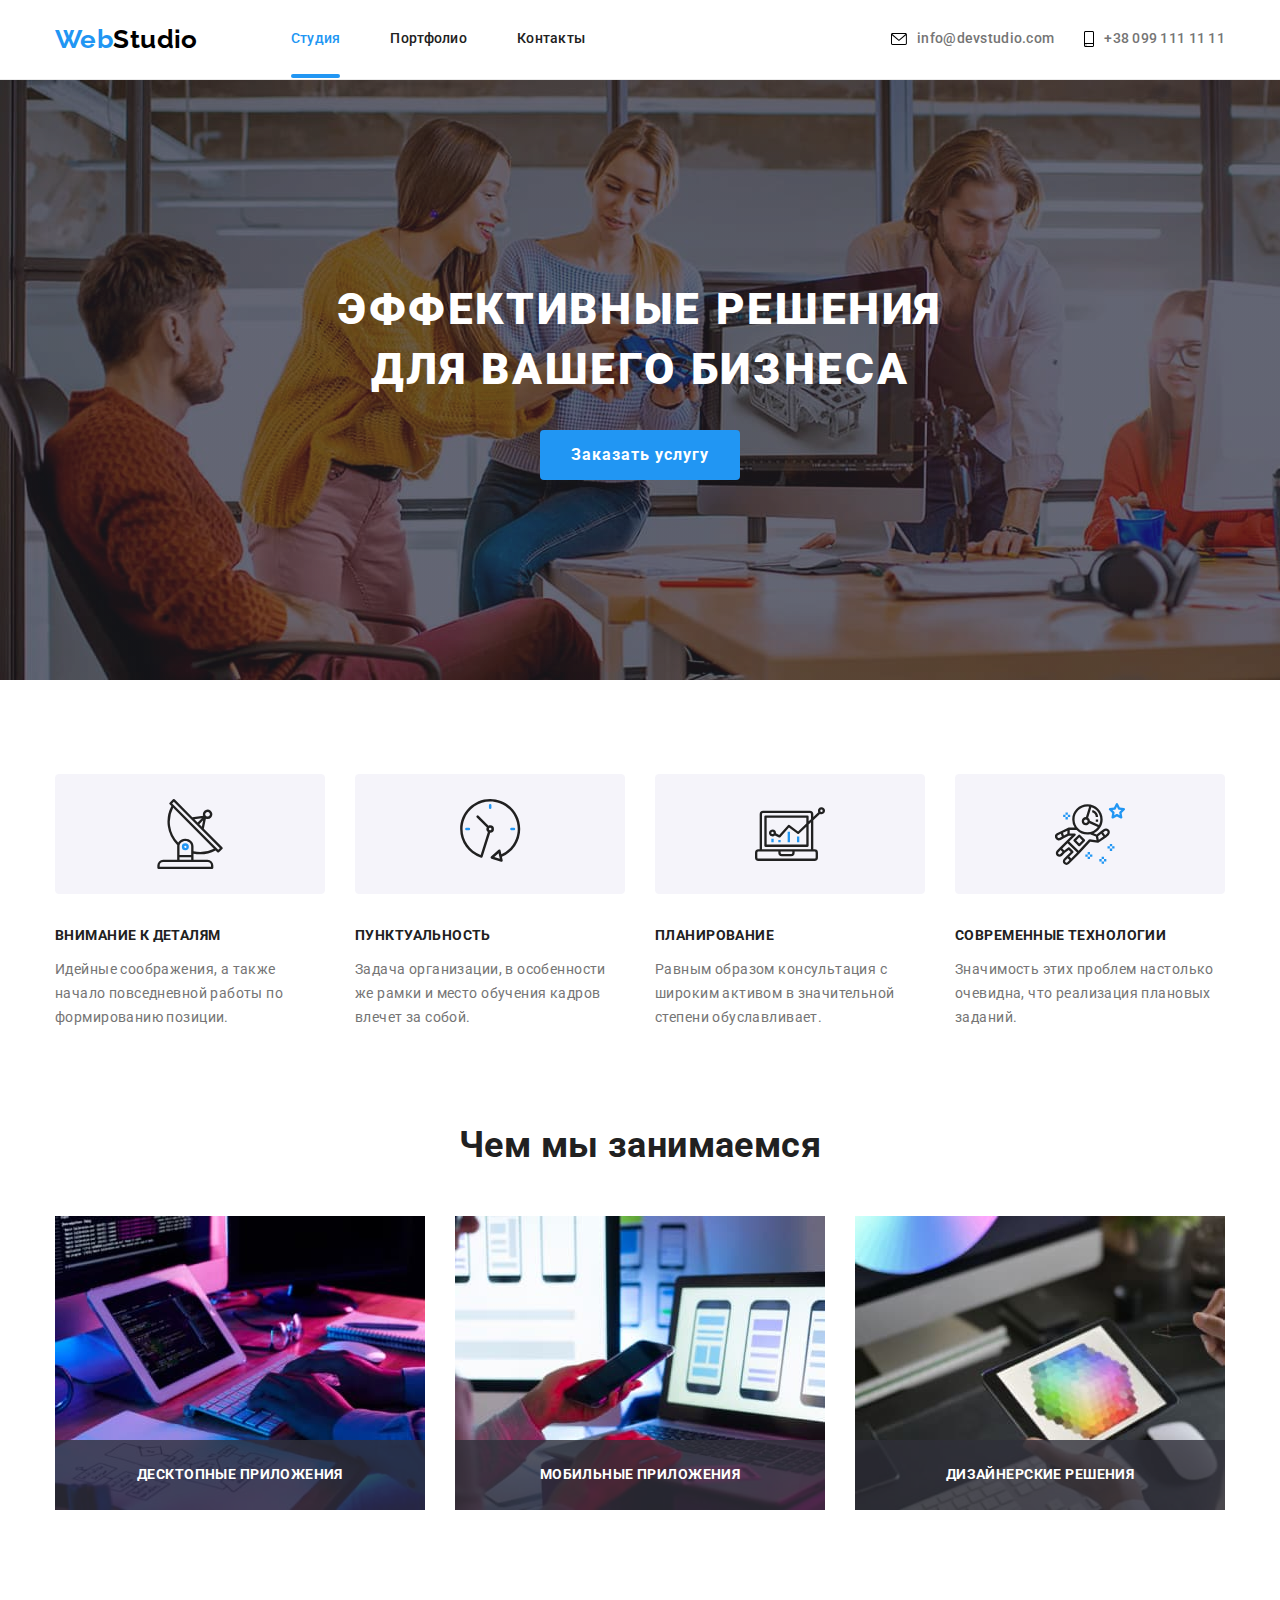
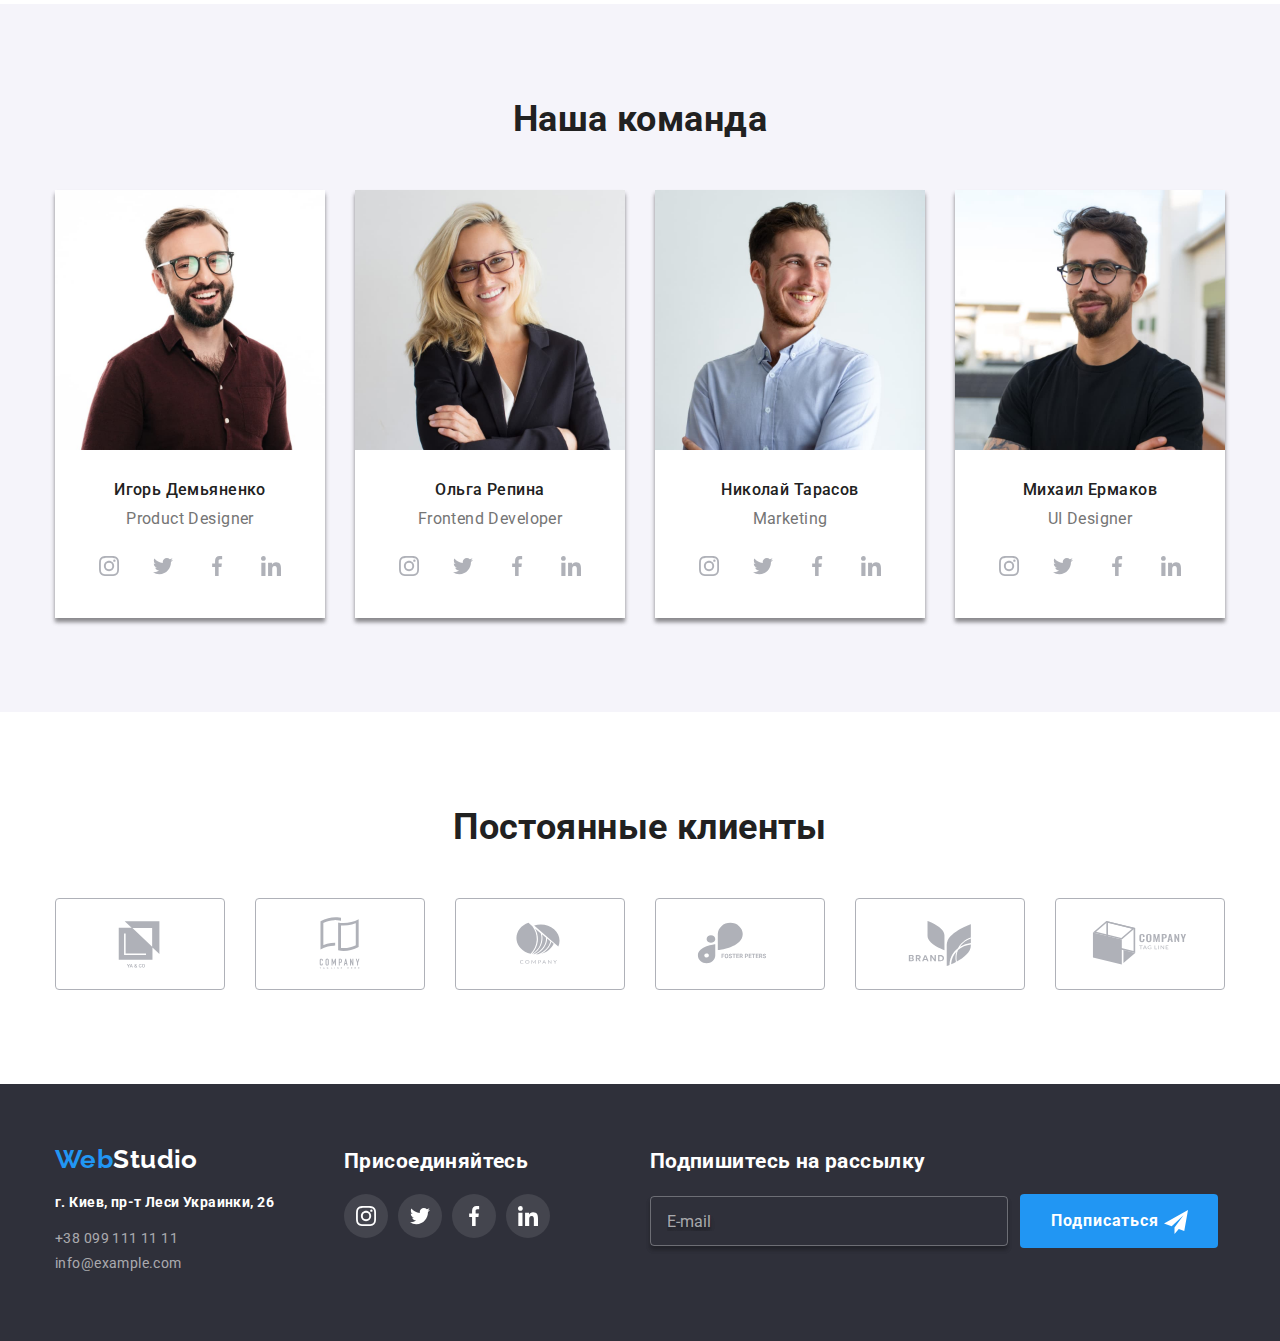
<file: index.html>
<!DOCTYPE html>
<html lang="en">
  <head>
    <meta charset="UTF-8" />
    <meta http-equiv="X-UA-Compatible" content="IE=edge" />
    <meta name="viewport" content="width=device-width, initial-scale=1.0" />
    <title>Web Studio</title>
    <link rel="preconnect" href="https://fonts.gstatic.com" />
    <link
      href="https://fonts.googleapis.com/css2?family=Raleway:wght@700&family=Roboto:wght@400;500;700;900&display=swap"
      rel="stylesheet"
    />
    <link
      rel="stylesheet"
      href="https://cdnjs.cloudflare.com/ajax/libs/modern-normalize/1.0.0/modern-normalize.min.css"
    />

    <link rel="stylesheet" href="./css/styles.css" />
  </head>
  <body>
    <!--Шапка сайта-->
    <header class="header">
      <div class="container header-container">
        <nav class="navigation">
          <a class="logo" href="./index.html">
            <span class="logo-style">Web</span>Studio</a
          >
          <ul class="site-nav link-ul section-item">
            <li class="section-nav">
              <a
                class="site-nav current link-a-href section-after"
                href="./index.html"
                >Студия</a
              >
            </li>
            <li class="section-nav">
              <a
                class="site-nav link-a-href section-after"
                href="./portfolio.html"
                >Портфолио</a
              >
            </li>
            <li class="section-nav">
              <a class="site-nav link-a-href section-after" href="#"
                >Контакты</a
              >
            </li>
          </ul>
        </nav>
        <ul class="contact link-ul section-item section-list">
          <li class="contact-link contact-item">
            <a href="mailto:info@devstudio.com" class="mail-active link-a-href">
              <svg class="contacts-icon mail" width="16" height="12">
                <use href="./images/sprite/symbol-defs.svg#icon-envelope"></use>
              </svg>
              info@devstudio.com</a
            >
          </li>
          <li class="contact-phone contact-item">
            <a href="tel:+380991111111" class="phone-active link-a-href">
              <svg class="contacts-icon phone" width="10" height="16">
                <use
                  href="./images/sprite/symbol-defs.svg#icon-smartphone"
                ></use>
              </svg>
              +38 099 111 11 11</a
            >
          </li>
        </ul>
      </div>
    </header>

    <!--Уникальный мейн-->
    <main>
      <!--Герой-->
      <section class="hero">
        <div class="container">
          <h1 class="hero-title">Эффективные решения для вашего бизнеса</h1>
          <button type="button" data-modal-open class="button">
            Заказать услугу
          </button>
        </div>
      </section>

      <!--Преимущества-->
      <section class="section">
        <div class="container">
          <h2 class="visually-hidden">Преимущества команды WebStudio</h2>
          <ul class="link-ul section-item section-ul-headline">
            <li class="section-li">
              <div class="headline-div">
                <svg class="headline-icon" width="70" height="70">
                  <use
                    href="./images/sprite/symbol-defs.svg#icon-antenna"
                  ></use>
                </svg>
              </div>
              <h3 class="section-headline">Внимание к деталям</h3>
              <p class="section-text">
                Идейные соображения, а также начало повседневной работы по
                формированию позиции.
              </p>
            </li>
            <li class="section-li">
              <div class="headline-div">
                <svg class="headline-icon" width="70" height="70">
                  <use href="./images/sprite/symbol-defs.svg#icon-clock"></use>
                </svg>
              </div>
              <h3 class="section-headline">Пунктуальность</h3>
              <p class="section-text">
                Задача организации, в особенности же рамки и место обучения
                кадров влечет за собой.
              </p>
            </li>
            <li class="section-li">
              <div class="headline-div">
                <svg class="headline-icon" width="70" height="70">
                  <use
                    href="./images/sprite/symbol-defs.svg#icon-diagram"
                  ></use>
                </svg>
              </div>
              <h3 class="section-headline">Планирование</h3>
              <p class="section-text">
                Равным образом консультация с широким активом в значительной
                степени обуславливает.
              </p>
            </li>
            <li class="section-li">
              <div class="headline-div">
                <svg class="headline-icon" width="70" height="70">
                  <use
                    href="./images/sprite/symbol-defs.svg#icon-astronaut"
                  ></use>
                </svg>
              </div>
              <h3 class="section-headline">Современные технологии</h3>
              <p class="section-text">
                Значимость этих проблем настолько очевидна, что реализация
                плановых заданий.
              </p>
            </li>
          </ul>
        </div>
      </section>

      <!--Фото работ-->
      <section class="section section-padding">
        <div class="container">
          <h2 class="section-title wort-item">Чем мы занимаемся</h2>
          <ul class="link-ul section-item section-ul-photo">
            <li class="section-photo">
              <div class="photo-position">
                <img
                  src="./images/gallery/img1.jpg"
                  alt="Клавиатура"
                  width="370"
                  height="294"
                />
                <p class="overlay-photo">Десктопные Приложения</p>
              </div>
            </li>
            <li class="section-photo">
              <div class="photo-position">
                <img
                  src="./images/gallery/img2.jpg"
                  alt="Смартфон"
                  width="370"
                  height="294"
                />
                <p class="overlay-photo">Мобильные приложения</p>
              </div>
            </li>
            <li class="section-photo">
              <div class="photo-position">
                <img
                  src="./images/gallery/img3.jpg"
                  alt="Тачпад"
                  width="370"
                  height="294"
                />
                <p class="overlay-photo">Дизайнерские решения</p>
              </div>
            </li>
          </ul>
        </div>
      </section>

      <!--Команда WebStudio-->
      <section class="section comand-fon">
        <div class="container">
          <h2 class="section-title comand-item">Наша команда</h2>
          <ul class="link-ul section-item section-ul-team">
            <li class="section-team">
              <img
                src="./images/team/team-master-1.jpg"
                alt="Игорь Демьяненко"
                width="270"
                height="260"
              />
              <div class="team-box">
                <h3 class="section-title-name">Игорь Демьяненко</h3>
                <p lang="eu" class="section-text-name">Product Designer</p>
                <ul class="link-ul team-box-link">
                  <li class="section-web">
                    <a
                      class="contacts-link"
                      href="./"
                      aria-label="Ссылка на Instagram"
                    >
                      <svg class="contact-icon" width="20" height="20">
                        <use
                          href="./images/sprite/symbol-defs.svg#icon-instagram"
                        ></use>
                      </svg>
                    </a>
                  </li>
                  <li class="section-web">
                    <a
                      class="contacts-link"
                      href="./"
                      aria-label="Ссылка на Twitter"
                    >
                      <svg class="contact-icon" width="20" height="20">
                        <use
                          href="./images/sprite/symbol-defs.svg#icon-twitter"
                        ></use>
                      </svg>
                    </a>
                  </li>

                  <li class="section-web">
                    <a
                      class="contacts-link"
                      href="./"
                      aria-label="Ссылка на Facebook"
                    >
                      <svg class="contact-icon" width="20" height="20">
                        <use
                          href="./images/sprite/symbol-defs.svg#icon-facebook"
                        ></use>
                      </svg>
                    </a>
                  </li>

                  <li class="section-web">
                    <a
                      class="contacts-link"
                      href="./"
                      aria-label="Ссылка на Linkedin"
                    >
                      <svg class="contact-icon" width="20" height="20">
                        <use
                          href="./images/sprite/symbol-defs.svg#icon-linkedin"
                        ></use>
                      </svg>
                    </a>
                  </li>
                </ul>
              </div>
            </li>
            <li class="section-team">
              <img
                src="./images/team/team-master-2.jpg"
                alt="Ольга Репина"
                width="270"
                height="260"
              />
              <div class="team-box">
                <h3 class="section-title-name">Ольга Репина</h3>
                <p lang="eu" class="section-text-name">Frontend Developer</p>
                <ul class="link-ul team-box-link">
                  <li class="section-web">
                    <a
                      class="contacts-link"
                      href="./"
                      aria-label="Ссылка на Instagram"
                    >
                      <svg class="contact-icon" width="20" height="20">
                        <use
                          href="./images/sprite/symbol-defs.svg#icon-instagram"
                        ></use>
                      </svg>
                    </a>
                  </li>
                  <li class="section-web">
                    <a
                      class="contacts-link"
                      href="./"
                      aria-label="Ссылка на Twitter"
                    >
                      <svg class="contact-icon" width="20" height="20">
                        <use
                          href="./images/sprite/symbol-defs.svg#icon-twitter"
                        ></use>
                      </svg>
                    </a>
                  </li>

                  <li class="section-web">
                    <a
                      class="contacts-link"
                      href="./"
                      aria-label="Ссылка на Facebook"
                    >
                      <svg class="contact-icon" width="20" height="20">
                        <use
                          href="./images/sprite/symbol-defs.svg#icon-facebook"
                        ></use>
                      </svg>
                    </a>
                  </li>

                  <li class="section-web">
                    <a
                      class="contacts-link"
                      href="./"
                      aria-label="Ссылка на Linkedin"
                    >
                      <svg class="contact-icon" width="20" height="20">
                        <use
                          href="./images/sprite/symbol-defs.svg#icon-linkedin"
                        ></use>
                      </svg>
                    </a>
                  </li>
                </ul>
              </div>
            </li>
            <li class="section-team">
              <img
                src="./images/team/team-master-3.jpg"
                alt="Николай Тарасов"
                width="270"
                height="260"
              />
              <div class="team-box">
                <h3 class="section-title-name">Николай Тарасов</h3>
                <p lang="eu" class="section-text-name">Marketing</p>
                <ul class="link-ul team-box-link">
                  <li class="section-web">
                    <a
                      class="contacts-link"
                      href="./"
                      aria-label="Ссылка на Instagram"
                    >
                      <svg class="contact-icon" width="20" height="20">
                        <use
                          href="./images/sprite/symbol-defs.svg#icon-instagram"
                        ></use>
                      </svg>
                    </a>
                  </li>
                  <li class="section-web">
                    <a
                      class="contacts-link"
                      href="./"
                      aria-label="Ссылка на Twitter"
                    >
                      <svg class="contact-icon" width="20" height="20">
                        <use
                          href="./images/sprite/symbol-defs.svg#icon-twitter"
                        ></use>
                      </svg>
                    </a>
                  </li>

                  <li class="section-web">
                    <a
                      class="contacts-link"
                      href="./"
                      aria-label="Ссылка на Facebook"
                    >
                      <svg class="contact-icon" width="20" height="20">
                        <use
                          href="./images/sprite/symbol-defs.svg#icon-facebook"
                        ></use>
                      </svg>
                    </a>
                  </li>

                  <li class="section-web">
                    <a
                      class="contacts-link"
                      href="./"
                      aria-label="Ссылка на Linkedin"
                    >
                      <svg class="contact-icon" width="20" height="20">
                        <use
                          href="./images/sprite/symbol-defs.svg#icon-linkedin"
                        ></use>
                      </svg>
                    </a>
                  </li>
                </ul>
              </div>
            </li>
            <li class="section-team">
              <img
                src="./images/team/team-master-4.jpg"
                alt="Михаил Ермаков"
                width="270"
                height="260"
              />
              <div class="team-box">
                <h3 class="section-title-name">Михаил Ермаков</h3>
                <p lang="eu" class="section-text-name">UI Designer</p>
                <ul class="link-ul team-box-link">
                  <li class="section-web">
                    <a
                      class="contacts-link"
                      href="./"
                      aria-label="Ссылка на Instagram"
                    >
                      <svg class="contact-icon" width="20" height="20">
                        <use
                          href="./images/sprite/symbol-defs.svg#icon-instagram"
                        ></use>
                      </svg>
                    </a>
                  </li>
                  <li class="section-web">
                    <a
                      class="contacts-link"
                      href="./"
                      aria-label="Ссылка на Twitter"
                    >
                      <svg class="contact-icon" width="20" height="20">
                        <use
                          href="./images/sprite/symbol-defs.svg#icon-twitter"
                        ></use>
                      </svg>
                    </a>
                  </li>

                  <li class="section-web">
                    <a
                      class="contacts-link"
                      href="./"
                      aria-label="Ссылка на Facebook"
                    >
                      <svg class="contact-icon" width="20" height="20">
                        <use
                          href="./images/sprite/symbol-defs.svg#icon-facebook"
                        ></use>
                      </svg>
                    </a>
                  </li>

                  <li class="section-web">
                    <a
                      class="contacts-link"
                      href="./"
                      aria-label="Ссылка на Linkedin"
                    >
                      <svg class="contact-icon" width="20" height="20">
                        <use
                          href="./images/sprite/symbol-defs.svg#icon-linkedin"
                        ></use>
                      </svg>
                    </a>
                  </li>
                </ul>
              </div>
            </li>
          </ul>
        </div>
      </section>

      <!-- Наши партнеры -->
      <section class="partner section">
        <div class="container">
          <h2 class="title-partner">Постоянные клиенты</h2>
          <ul class="link-ul item-partner">
            <li class="section-partner">
              <a href="./" class="partnet-link">
                <svg class="link-icon" width="106" height="60">
                  <use
                    href="./images/sprite/symbol-defs.svg#icon-logo-sixth"
                  ></use>
                </svg>
              </a>
            </li>
            <li class="section-partner">
              <a href="./" class="partnet-link">
                <svg class="link-icon" width="106" height="60">
                  <use
                    href="./images/sprite/symbol-defs.svg#icon-logo-fifth"
                  ></use>
                </svg>
              </a>
            </li>
            <li class="section-partner">
              <a href="./" class="partnet-link">
                <svg class="link-icon" width="106" height="60">
                  <use
                    href="./images/sprite/symbol-defs.svg#icon-logo-fourth"
                  ></use>
                </svg>
              </a>
            </li>
            <li class="section-partner">
              <a href="./" class="partnet-link">
                <svg class="link-icon" width="106" height="60">
                  <use
                    href="./images/sprite/symbol-defs.svg#icon-logo-third"
                  ></use>
                </svg>
              </a>
            </li>
            <li class="section-partner">
              <a href="./" class="partnet-link">
                <svg class="link-icon" width="106" height="60">
                  <use
                    href="./images/sprite/symbol-defs.svg#icon-logo-second"
                  ></use>
                </svg>
              </a>
            </li>
            <li class="section-partner">
              <a href="./" class="partnet-link">
                <svg class="link-icon" width="106" height="60">
                  <use
                    href="./images/sprite/symbol-defs.svg#icon-logo-first"
                  ></use>
                </svg>
              </a>
            </li>
          </ul>
        </div>
      </section>
    </main>

    <!--Подвал-->
    <footer class="footer">
      <div class="container box">
        <div class="box-one">
          <a class="logo-footer" href="./index.html">
            <span class="logo-style">Web</span>Studio</a
          >
          <address>
            <ul class="link-ul section-item-footer">
              <li class="footer-text section-footer">
                <a
                  href="https://goo.gl/maps/QAPjnCz2YvxkVtEf7"
                  target="_blank"
                  rel="noopener noreferrer"
                  class="footer-address link-a-href"
                  >г. Киев, пр-т Леси Украинки, 26
                </a>
              </li>
              <li class="section-footer">
                <a href="tel:+380991111111" class="footer-phone link-a-href"
                  >+38 099 111 11 11</a
                >
              </li>
              <li class="section-footer">
                <a
                  href="mailto:info@example.com"
                  class="footer-mail link-a-href"
                  >info@example.com</a
                >
              </li>
            </ul>
          </address>
        </div>

        <div class="container-join">
          <h2 class="footer-text">Присоединяйтесь</h2>
          <ul class="link-ul join-ul section-item-footer">
            <li class="join-title section-footer">
              <a class="join-link" href="./" aria-label="Ссылка на Instagram">
                <svg class="join-icon" width="20" height="20">
                  <use
                    href="./images/sprite/symbol-defs.svg#icon-instagram"
                  ></use>
                </svg>
              </a>
            </li>
            <li class="join-title section-footer">
              <a class="join-link" href="./" aria-label="Ссылка на Twitter">
                <svg class="join-icon" width="20" height="20">
                  <use
                    href="./images/sprite/symbol-defs.svg#icon-twitter"
                  ></use>
                </svg>
              </a>
            </li>
            <li class="join-title section-footer">
              <a class="join-link" href="./" aria-label="Ссылка на Facebook">
                <svg class="join-icon" width="20" height="20">
                  <use
                    href="./images/sprite/symbol-defs.svg#icon-facebook"
                  ></use>
                </svg>
              </a>
            </li>
            <li class="join-title section-footer">
              <a class="join-link" href="./" aria-label="Ссылка на Linkedin">
                <svg class="join-icon" width="20" height="20">
                  <use
                    href="./images/sprite/symbol-defs.svg#icon-linkedin"
                  ></use>
                </svg>
              </a>
            </li>
          </ul>
        </div>

        <div class="container-email">
          <h2 class="footer-text">Подпишитесь на рассылку</h2>
          <form class="user-email">
            <input
              type="email"
              name="mail"
              class="mail-user"
              placeholder="E-mail"
            />
            <button type="submit" class="click">
              Подписаться
              <svg class="mail-pic" width="24" height="24">
                <use href="./images/sprite/icons.svg#icon-icon-send"></use>
              </svg>
            </button>
          </form>
        </div>
      </div>
    </footer>

    <!-- модальное окно -->
    <div class="backdrop is-hidden" data-modal>
      <div class="modal">
        <button type="button" data-modal-close class="close-btn">
          <svg class="join-icon" width="18" height="18">
            <use
              href="./images/sprite/symbol-defs.svg#icon-close-black-18dp-2-1"
            ></use>
          </svg>
        </button>

        <!-- модальное окно-разметка -->
        <form action="#" class="modal-form">
          <p class="modal-text">Оставьте свои данные, мы вам перезвоним</p>
          <label class="form-label">
            Имя
            <span class="modal-relative">
              <input
                type="text"
                class="form-input"
                name="user-name"
                minlength="2"
                pattern="[a-zA-Zа-яёА-ЯЁ]+"
                title="Имя должно содержать символы алфавита"
                required
              />
              <svg class="modal-icon-form" width="18" height="18">
                <use
                  href="./images/sprite/icons.svg#icon-person-black-18dp-1"
                ></use>
              </svg>
            </span>
          </label>
          <label class="form-label">
            Телефон
            <span class="modal-relative">
              <input
                type="tel"
                class="form-input"
                name="user-phone"
                pattern="[0-9]{3}-[0-9]{3}-[0-9]{2}-[0-9]{2}"
                title="096-000-00-00"
                required
              />
              <svg class="modal-icon-form" width="18" height="18">
                <use href="./images/sprite/icons.svg#icon-Vector-3"></use>
              </svg>
            </span>
          </label>
          <label class="form-label">
            Почта
            <span class="modal-relative">
              <input
                type="email"
                class="form-input"
                name="user-mail"
                title="jacob@gmail.com"
                required
              />
              <svg class="modal-icon-form" width="18" height="18">
                <use href="./images/sprite/icons.svg#icon-Vector-4"></use>
              </svg>
            </span>
          </label>
          <label class="form-label">
            Комментарии
            <textarea
              name="user-message"
              class="form-message"
              placeholder="Введите текст"
            ></textarea>
          </label>
          <input
            type="checkbox"
            name="checkbox-form-user"
            class="form-checkbox visually-hidden"
            id="accept-policy"
          />
          <label for="accept-policy" class="checkbox-label">
            Соглашаюсь с рассылкой и принимаю&nbsp;<a
              href="#"
              class="checkbox-link"
              >Условия договора</a
            ></label
          >
          <button type="submit" class="btn-send">Отправить</button>
        </form>
      </div>
    </div>
    <script src="./js/modal.js"></script>
  </body>
</html>
</file>
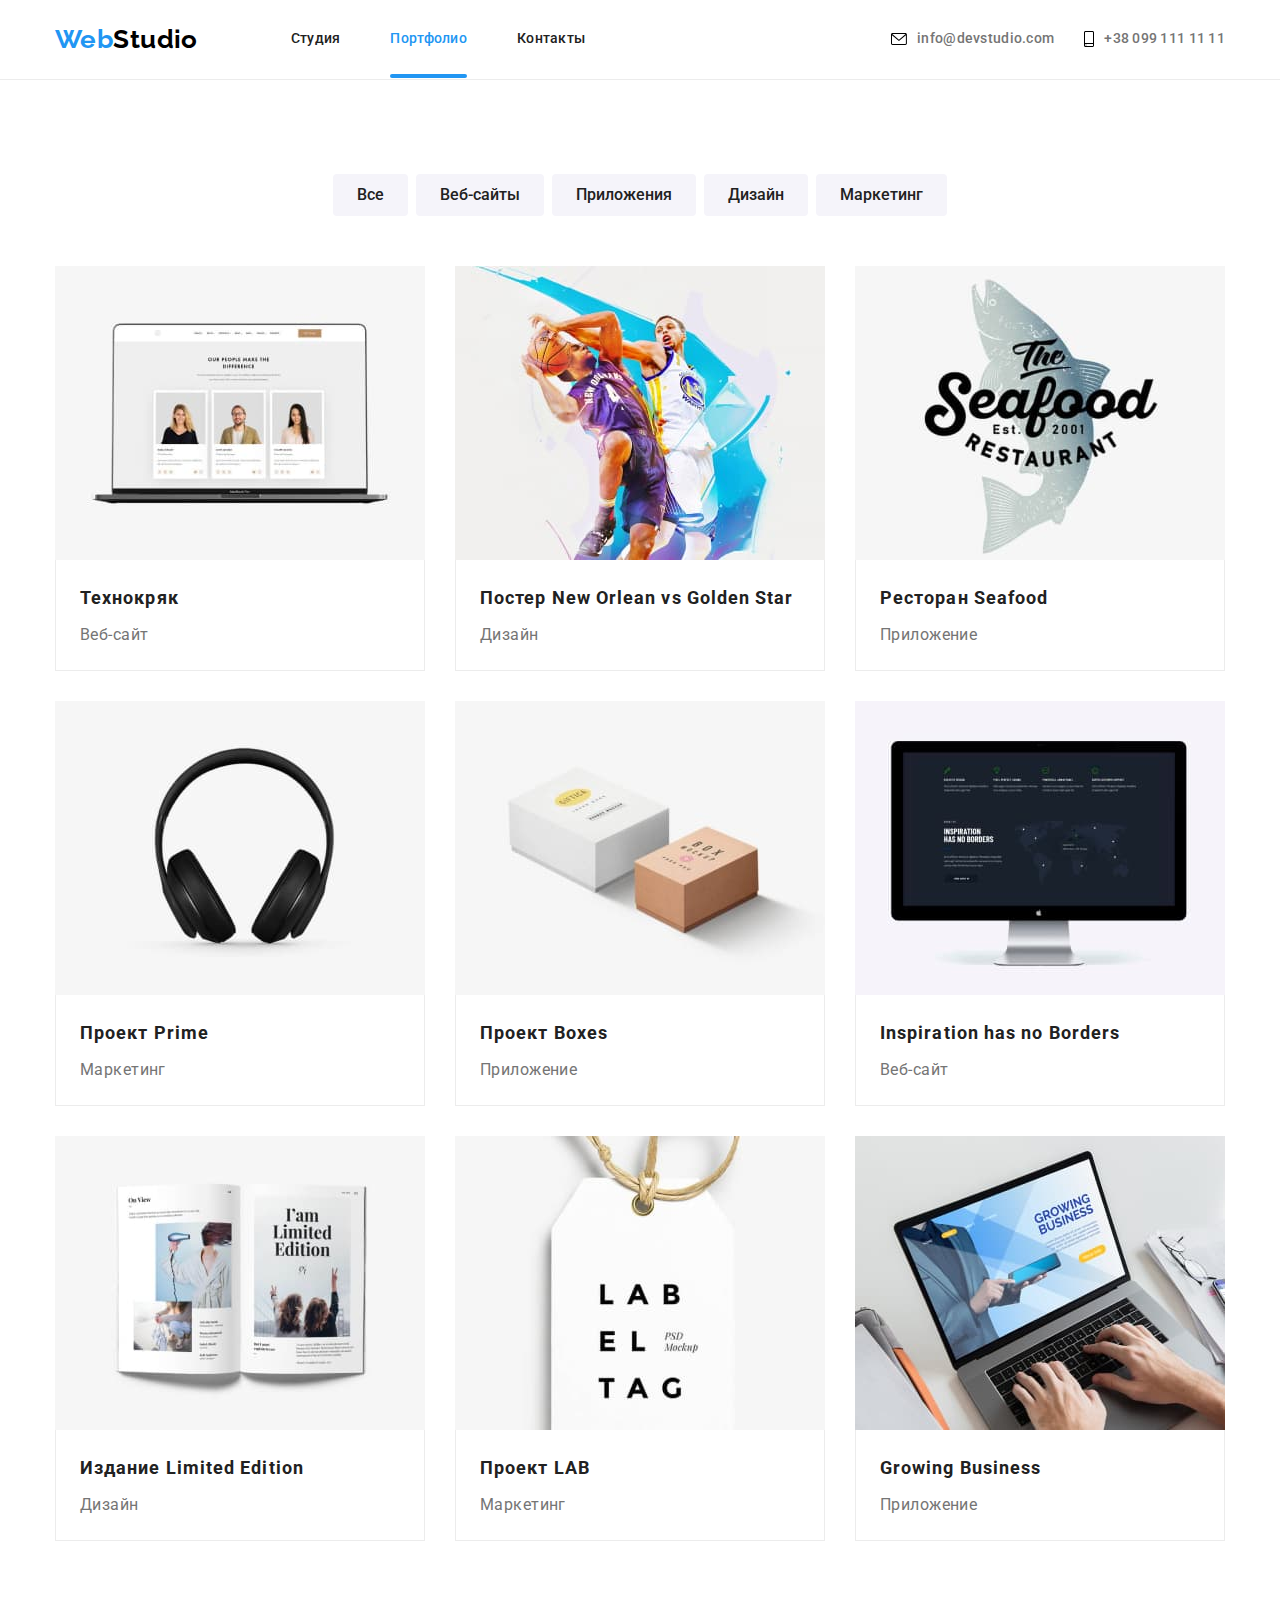
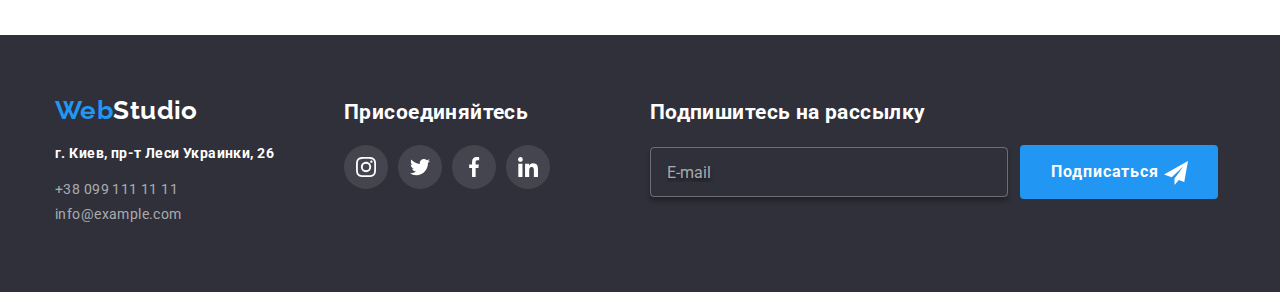
<file: portfolio.html>
<!DOCTYPE html>
<html lang="en">
  <head>
    <meta charset="UTF-8" />
    <meta http-equiv="X-UA-Compatible" content="IE=edge" />
    <meta name="viewport" content="width=device-width, initial-scale=1.0" />
    <title>Web Studio</title>
    <link rel="preconnect" href="https://fonts.gstatic.com" />
    <link
      href="https://fonts.googleapis.com/css2?family=Raleway:wght@700&family=Roboto:wght@400;500;700;900&display=swap"
      rel="stylesheet"
    />
    <link
      rel="stylesheet"
      href="https://cdnjs.cloudflare.com/ajax/libs/modern-normalize/1.0.0/modern-normalize.min.css"
    />

    <link rel="stylesheet" href="./css/styles.css" />
  </head>
  <body>
    <!--Шапка сайта-->
    <header class="header">
      <div class="container header-container">
        <nav class="navigation">
          <a class="logo" href="./index.html">
            <span class="logo-style">Web</span>Studio</a
          >
          <ul class="site-nav link-ul section-item">
            <li class="section-nav">
              <a class="site-nav link-a-href section-after" href="./index.html"
                >Студия</a
              >
            </li>
            <li class="section-nav">
              <a
                class="site-nav current link-a-href section-after"
                href="./portfolio.html"
                >Портфолио</a
              >
            </li>
            <li class="section-nav">
              <a class="site-nav link-a-href section-after" href="#"
                >Контакты</a
              >
            </li>
          </ul>
        </nav>
        <ul class="contact link-ul section-item section-list">
          <li class="contact-link contact-item">
            <a href="mailto:info@devstudio.com" class="mail-active link-a-href">
              <svg class="contacts-icon mail" width="16" height="12">
                <use href="./images/sprite/symbol-defs.svg#icon-envelope"></use>
              </svg>
              info@devstudio.com</a
            >
          </li>
          <li class="contact-phone contact-item">
            <a href="tel:+380991111111" class="phone-active link-a-href">
              <svg class="contacts-icon phone" width="10" height="16">
                <use
                  href="./images/sprite/symbol-defs.svg#icon-smartphone"
                ></use>
              </svg>
              +38 099 111 11 11</a
            >
          </li>
        </ul>
      </div>
    </header>

    <!-- Уникальный мейн портфолио -->
    <main>
      <!-- Навигация галерии -->
      <section class="section section-photo-item">
        <div class="container">
          <h1 class="visually-hidden">Навигация</h1>
          <ul class="link-ul section-ul-portfolio">
            <li class="section-li-btn">
              <button type="button" class="button-galery">Все</button>
            </li>
            <li class="section-li-btn">
              <button type="button" class="button-galery">Веб-сайты</button>
            </li>
            <li class="section-li-btn">
              <button type="button" class="button-galery">Приложения</button>
            </li>
            <li class="section-li-btn">
              <button type="button" class="button-galery">Дизайн</button>
            </li>
            <li class="section-li-btn">
              <button type="button" class="button-galery">Маркетинг</button>
            </li>
          </ul>

          <!-- Фото галереи -->
          <h2 hidden>Страница портфолио</h2>
          <ul class="link-ul section-ul-galery">
            <li class="section-li-galery">
              <a href="#" class="link-a-href galery-link">
                <div class="galery-img-overlay">
                  <img
                    src="./images/portfolio/pngpage2.jpg"
                    alt="Вебсайт"
                    width="370"
                    height="294"
                  />
                  <p class="overlay">
                    Технокряк это современная площадка распространения
                    коронавируса. Компании используют эту платформу для
                    цифрового шпионажа и атак на защищённые сервера конкурентов
                  </p>
                </div>
                <div class="galery-box">
                  <h3 class="section-title-galery">Технокряк</h3>
                  <p class="section-text-galery">Веб-сайт</p>
                </div>
              </a>
            </li>
            <li class="section-li-galery">
              <a href="#" class="link-a-href galery-link">
                <div class="galery-img-overlay">
                  <img
                    src="./images/portfolio/imgpngpage21.jpg"
                    alt="Баскетбол"
                    width="370"
                    height="294"
                  />
                  <p class="overlay">
                    Технокряк это современная площадка распространения
                    коронавируса. Компании используют эту платформу для
                    цифрового шпионажа и атак на защищённые сервера конкурентов
                  </p>
                </div>
                <div class="galery-box">
                  <h3 class="section-title-galery">
                    Постер New Orlean vs Golden Star
                  </h3>
                  <p class="section-text-galery">Дизайн</p>
                </div></a
              >
            </li>
            <li class="section-li-galery">
              <a href="#" class="link-a-href galery-link">
                <div class="galery-img-overlay">
                  <img
                    src="./images/portfolio/imgpngpage22.jpg"
                    alt="Ресторан"
                    width="370"
                    height="294"
                  />
                  <p class="overlay">
                    Технокряк это современная площадка распространения
                    коронавируса. Компании используют эту платформу для
                    цифрового шпионажа и атак на защищённые сервера конкурентов
                  </p>
                </div>
                <div class="galery-box">
                  <h3 class="section-title-galery">Ресторан Seafood</h3>
                  <p class="section-text-galery">Приложение</p>
                </div></a
              >
            </li>
            <li class="section-li-galery">
              <a href="#" class="link-a-href galery-link">
                <div class="galery-img-overlay">
                  <img
                    src="./images/portfolio/imgpngpage23.jpg"
                    alt="Наушники"
                    width="370"
                    height="294"
                  />
                  <p class="overlay">
                    Технокряк это современная площадка распространения
                    коронавируса. Компании используют эту платформу для
                    цифрового шпионажа и атак на защищённые сервера конкурентов
                  </p>
                </div>
                <div class="galery-box">
                  <h3 class="section-title-galery">Проект Prime</h3>
                  <p class="section-text-galery">Маркетинг</p>
                </div></a
              >
            </li>
            <li class="section-li-galery">
              <a href="#" class="link-a-href galery-link">
                <div class="galery-img-overlay">
                  <img
                    src="./images/portfolio/imgpngpage24.jpg"
                    alt="Коробки"
                    width="370"
                    height="294"
                  />
                  <p class="overlay">
                    Технокряк это современная площадка распространения
                    коронавируса. Компании используют эту платформу для
                    цифрового шпионажа и атак на защищённые сервера конкурентов
                  </p>
                </div>
                <div class="galery-box">
                  <h3 class="section-title-galery">Проект Boxes</h3>
                  <p class="section-text-galery">Приложение</p>
                </div></a
              >
            </li>
            <li class="section-li-galery">
              <a href="#" class="link-a-href galery-link">
                <div class="galery-img-overlay">
                  <img
                    src="./images/portfolio/imgpngpage25.jpg"
                    alt="Компьютер"
                    width="370"
                    height="294"
                  />
                  <p class="overlay">
                    Технокряк это современная площадка распространения
                    коронавируса. Компании используют эту платформу для
                    цифрового шпионажа и атак на защищённые сервера конкурентов
                  </p>
                </div>
                <div class="galery-box">
                  <h3 class="section-title-galery">
                    Inspiration has no Borders
                  </h3>
                  <p class="section-text-galery">Веб-сайт</p>
                </div></a
              >
            </li>
            <li class="section-li-galery">
              <a href="#" class="link-a-href galery-link">
                <div class="galery-img-overlay">
                  <img
                    src="./images/portfolio/imgpngpage26.jpg"
                    alt="Книга"
                    width="370"
                    height="294"
                  />
                  <p class="overlay">
                    Технокряк это современная площадка распространения
                    коронавируса. Компании используют эту платформу для
                    цифрового шпионажа и атак на защищённые сервера конкурентов
                  </p>
                </div>
                <div class="galery-box">
                  <h3 class="section-title-galery">Издание Limited Edition</h3>
                  <p class="section-text-galery">Дизайн</p>
                </div></a
              >
            </li>
            <li class="section-li-galery">
              <a href="#" class="link-a-href galery-link">
                <div class="galery-img-overlay">
                  <img
                    src="./images/portfolio/imgpngpage27.jpg"
                    alt="Брелок"
                    width="370"
                    height="294"
                  />
                  <p class="overlay">
                    Технокряк это современная площадка распространения
                    коронавируса. Компании используют эту платформу для
                    цифрового шпионажа и атак на защищённые сервера конкурентов
                  </p>
                </div>
                <div class="galery-box">
                  <h3 class="section-title-galery">Проект LAB</h3>
                  <p class="section-text-galery">Маркетинг</p>
                </div></a
              >
            </li>
            <li class="section-li-galery">
              <a href="#" class="link-a-href galery-link">
                <div class="galery-img-overlay">
                  <img
                    src="./images/portfolio/imgpngpage28.jpg"
                    alt="Клавиатура"
                    width="370"
                    height="294"
                  />
                  <p class="overlay">
                    Технокряк это современная площадка распространения
                    коронавируса. Компании используют эту платформу для
                    цифрового шпионажа и атак на защищённые сервера конкурентов
                  </p>
                </div>
                <div class="galery-box">
                  <h3 class="section-title-galery">Growing Business</h3>
                  <p class="section-text-galery">Приложение</p>
                </div></a
              >
            </li>
          </ul>
        </div>
      </section>
    </main>

    <!--Подвал-->
    <footer class="footer">
      <div class="container box">
        <div class="box-one">
          <a class="logo-footer" href="./index.html">
            <span class="logo-style">Web</span>Studio</a
          >
          <address>
            <ul class="link-ul section-item-footer">
              <li class="footer-text section-footer">
                <a
                  href="https://goo.gl/maps/QAPjnCz2YvxkVtEf7"
                  target="_blank"
                  rel="noopener noreferrer"
                  class="footer-address link-a-href"
                  >г. Киев, пр-т Леси Украинки, 26
                </a>
              </li>
              <li class="section-footer">
                <a href="tel:+380991111111" class="footer-phone link-a-href"
                  >+38 099 111 11 11</a
                >
              </li>
              <li class="section-footer">
                <a
                  href="mailto:info@example.com"
                  class="footer-mail link-a-href"
                  >info@example.com</a
                >
              </li>
            </ul>
          </address>
        </div>

        <div class="container-join">
          <h2 class="footer-text">Присоединяйтесь</h2>
          <ul class="link-ul join-ul section-item-footer">
            <li class="join-title section-footer">
              <a class="join-link" href="./" aria-label="Ссылка на Instagram">
                <svg class="join-icon" width="20" height="20">
                  <use
                    href="./images/sprite/symbol-defs.svg#icon-instagram"
                  ></use>
                </svg>
              </a>
            </li>
            <li class="join-title section-footer">
              <a class="join-link" href="./" aria-label="Ссылка на Twitter">
                <svg class="join-icon" width="20" height="20">
                  <use
                    href="./images/sprite/symbol-defs.svg#icon-twitter"
                  ></use>
                </svg>
              </a>
            </li>
            <li class="join-title section-footer">
              <a class="join-link" href="./" aria-label="Ссылка на Facebook">
                <svg class="join-icon" width="20" height="20">
                  <use
                    href="./images/sprite/symbol-defs.svg#icon-facebook"
                  ></use>
                </svg>
              </a>
            </li>
            <li class="join-title section-footer">
              <a class="join-link" href="./" aria-label="Ссылка на Linkedin">
                <svg class="join-icon" width="20" height="20">
                  <use
                    href="./images/sprite/symbol-defs.svg#icon-linkedin"
                  ></use>
                </svg>
              </a>
            </li>
          </ul>
        </div>

        <div class="container-email">
          <h2 class="footer-text">Подпишитесь на рассылку</h2>
          <form class="user-email">
            <input
              type="email"
              name="mail"
              class="mail-user"
              placeholder="E-mail"
            />
            <button type="submit" class="click">
              Подписаться
              <svg class="mail-pic" width="24" height="24">
                <use href="./images/sprite/icons.svg#icon-icon-send"></use>
              </svg>
            </button>
          </form>
        </div>
      </div>
    </footer>
  </body>
</html>
</file>
<file: css/styles.css>
:root {
  --accent-color: #2196f3;
  --primary-text-color: #757575;
  --section-text-color: #212121;
  --primary-white-color: #ffffff;
  --primary-black-color: #000000;
  --primary-heder-footer-color: #2f303a;
  --button-second-color: #188ce8;
  --button-galery-box: #f5f4fa;
  --border-color: #ececec;
  --border-second-color: #afb1b8;
  --main-font: 'Roboto', sans-serif;
  --secondary-font: 'Raleway', sans-serif;
}

body {
  color: var(--primary-text-color);
  font-family: var(--main-font), sans-serif;
  font-weight: 400;
  font-size: 14px;
  line-height: 1.14;
  letter-spacing: 0.03em;
}

/* ===ГЕОМЕТРИЯ РАЗМЕТКИ=== */

/* ===сброс настроек=== */
h1,
h2,
h3,
h4,
h5,
h6,
p {
  margin-top: 0;
  margin-bottom: 0;
}

ul,
ol {
  margin-top: 0;
  margin-bottom: 0;
  padding-left: 0;
}

img {
  display: block;
}

/* ===снятие маркировки со всех списков=== */
.link-ul {
  list-style: none;
}

/* ===снятие декорации со всех ссылок=== */
.link-a-href {
  text-decoration: none;
}

/* ===курсор=== */
.button,
.button-galery {
  cursor: pointer;
}

/* ===КОНТЕЙНЕР div ОБЩИЙ=== */

.container {
  width: 1200px;
  margin: 0 auto;
  padding-left: 15px;
  padding-right: 15px;
}

.section {
  padding-top: 94px;
}

/* РАСПОЛОЖЕНИЕ ХЕДЕРА */
.header-container,
.navigation,
.section-item,
.contact-info {
  display: flex;
  align-items: center;
}

/* ===навигация сайта=== */
.site-nav {
  color: var(--section-text-color);
  font-weight: 500;
  letter-spacing: 0.02em;
  text-decoration: none;
  transition: color 250ms cubic-bezier(0.4, 0, 0.2, 1);
}
.site-nav .current {
  color: var(--accent-color);
  transition: color 250ms cubic-bezier(0.4, 0, 0.2, 1);
}

.site-nav:hover,
.site-nav:focus {
  color: var(--accent-color);
}

.header {
  padding-top: 24px;
  padding-bottom: 24px;
  border-bottom: 1px solid var(--border-color);
}

/* ===применения псевдоэлеменат */
.section-after {
  position: relative;
}

.current::after {
  content: ' ';
  display: block;
  background-color: var(--accent-color);
  width: 100%;
  height: 4px;
  border-radius: 2px;
  margin-top: 28px;
  position: absolute;
  bottom: -32px;
}

/* ===ссылки навигации черного-цвета - согласно ТЗ=== */
.site-nav {
  color: var(--section-text-color);
}

.mail-active,
.phone-active {
  color: var(--primary-text-color);
}

/* ===ХЕДЕР контактная информация=== */
.contact-link .mail-active,
.contact-phone .phone-active {
  font-weight: 500;
  letter-spacing: 0.02em;
}

.mail-active,
.phone-active {
  display: flex;
  align-items: center;
  transition: color 250ms cubic-bezier(0.4, 0, 0.2, 1),
    fill 250ms cubic-bezier(0.4, 0, 0.2, 1);
}

.mail-active:hover,
.mail-active:focus,
.phone-active:hover,
.phone-active:focus {
  color: var(--accent-color);
  fill: var(--accent-color);
}

/* ===ХЕДЕР контакты=== */
.section-list {
  margin-left: auto;
}

.contact-item:not(:last-child) {
  margin-right: 30px;
}
.section-nav:not(:last-child) {
  margin-right: 50px;
}

.contacts-icon {
  margin-right: 10px;
  color: var(--primary-text-color);
}

/* ===ГЕРОЙ=== */
.hero {
  text-align: center;
  padding-top: 200px;
  padding-bottom: 200px;
  background-color: var(--primary-heder-footer-color);
  flex-grow: 1;
  background-image: linear-gradient(
      rgba(47, 48, 58, 0.4),
      rgba(47, 48, 58, 0.4)
    ),
    url('../images/hero-img/img-hero.jpg');
  background-size: cover;
  max-width: 1600px;
}

.hero-title {
  color: var(--primary-white-color);
  font-weight: 900;
  font-size: 44px;
  line-height: 1.36;
  text-transform: uppercase;
  letter-spacing: 0.06em;
  width: 696px;
  margin-bottom: 30px;
  margin-left: auto;
  margin-right: auto;
}

/* ===ГЕРОЙ-КНОПКИ=== */
.button {
  color: var(--primary-white-color);
  background-color: var(--accent-color);
  font-family: inherit;
  font-weight: 700;
  font-size: 16px;
  line-height: 1.9;
  letter-spacing: 0.06em;
  text-decoration: none;
  cursor: pointer;
  width: 200px;
  border-radius: 4px;
  border: none;
  padding-top: 10px;
  padding-bottom: 10px;
  transition: color 250ms cubic-bezier(0.4, 0, 0.2, 1),
    background-color 250ms cubic-bezier(0.4, 0, 0.2, 1);
}

.button:hover,
.button:focus {
  color: var(--primary-white-color);
  background-color: var(--button-second-color);
}

/* ===ЛОГОТИП=== */
.logo {
  color: var(--primary-black-color);
  font-family: var(--secondary-font);
  font-weight: 700;
  font-size: 26px;
  line-height: 1.19;
  text-decoration: none;
  margin-right: 93px;
  transition: color 250ms cubic-bezier(0.4, 0, 0.2, 1);
}

.logo-footer {
  color: var(--primary-white-color);
  font-family: var(--secondary-font);
  font-weight: 700;
  font-size: 26px;
  line-height: 1.19;
  text-decoration: none;
  display: block;
  margin-bottom: 20px;
  transition: color 250ms cubic-bezier(0.4, 0, 0.2, 1);
}

.logo-style {
  color: var(--accent-color);
}

.logo:hover,
.logo:focus,
.logo-footer:hover,
.logo-footer:focus {
  color: var(--accent-color);
}

/* ===СТИЛИ ЗАГОЛОВКОВ И ТЕСТОВ ВНУТРИ СЕКЦИЙ=== */

.section-headline {
  color: var(--section-text-color);
  text-transform: uppercase;
  font-weight: 700;
  font-size: 14px;
  line-height: 1.71;
  margin-bottom: 10px;
}

.section-text {
  line-height: 1.71;
}

.section-title {
  color: var(--section-text-color);
  font-weight: 700;
  font-size: 36px;
  line-height: 1.17;
  text-align: center;
}

/* ===НАШИ ПРЕИМУЩЕСТВА */
.visually-hidden {
  position: absolute !important;
  clip: rect(1px 1px 1px 1px);
  clip: rect(1px 1px 1px 1px);
  padding: 0 !important;
  border: 0 !important;
  height: 1px !important;
  width: 1px !important;
  overflow: hidden;
}

/* ===  ОФОРМЛЕНИЕ ЦВЕТОМ и ИКОНКОЙ  === */
.headline-flex {
  display: flex;
}

.section-li {
  margin-top: 30px;
  margin-left: 30px;
  display: block;
  justify-content: space-between;
}

.section-li {
  width: 270px;
  box-sizing: border-box;
}

.section-ul-headline {
  margin-top: -30px;
  margin-left: -30px;
}

.headline-div {
  height: 120px;
  display: flex;
  align-items: center;
  justify-content: center;
  background-color: var(--button-galery-box);
  border: 1px solid var(--button-galery-box);
  border-radius: 4px;
  margin-bottom: 30px;
}

/* ====ФОТО РАБОТ=== */
.wort-item {
  margin-bottom: 50px;
}
.section-padding {
  padding-bottom: 94px;
}

.section-ul-photo {
  flex-wrap: wrap;
  justify-content: space-between;
}
.section-photo + .section-photo {
  margin-left: 30px;
}

.section-photo {
  position: relative;
}

.overlay-photo {
  font-weight: 700;
  text-transform: uppercase;
  color: var(--primary-white-color);
  text-align: center;
  width: 370px;
  height: 70px;
  padding-top: 27px;
  padding-bottom: 27px;
  background-color: rgba(47, 48, 58, 0.8);
  position: absolute;
  right: 0;
  bottom: 0;
}

/* ===КОМАНДА ВЕБСТУДИО=== */
.comand-item {
  margin-bottom: 50px;
}
.section-team {
  flex-wrap: wrap;
  margin-top: 30px;
  margin-left: 30px;
  background-color: var(--primary-white-color);
  box-shadow: 0px 4px 4px rgba(0, 0, 0, 0.25), 0px 4px 4px rgba(0, 0, 0, 0.25);
}

.section-ul-team {
  margin-top: -30px;
  margin-left: -30px;
}

.team-box {
  padding-top: 30px;
  padding-bottom: 30px;
  padding-left: 32px;
  padding-right: 32px;
}

.team-box-link {
  display: flex;
  justify-content: space-between;
}

/* ===секция про Команду WebStudio=== */
.comand-fon {
  background-color: var(--button-galery-box);
  margin-bottom: 0;
  padding-bottom: 94px;
}

.section-title-name {
  color: var(--section-text-color);
  font-weight: 500;
  font-size: 16px;
  line-height: 1.19;
  text-align: center;
  margin-bottom: 10px;
}

.section-text-name {
  font-size: 16px;
  line-height: 1.19;
  text-align: center;
  margin-bottom: 16px;
}

.contact-icon {
  color: var(--border-second-color);
}

.contacts-link {
  display: flex;
  align-items: center;
  justify-content: center;
  width: 44px;
  height: 44px;
  border-radius: 50%;
  fill: #afb1b8;
  transition: background-color 250ms cubic-bezier(0.4, 0, 0.2, 1),
    fill 250ms cubic-bezier(0.4, 0, 0.2, 1);
}

.contact-icon:hover,
.contact-icon:focus {
  fill: var(--primary-white-color);
  color: var(--primary-white-color);
  transition: fill;
  transition-duration: 250ms;
  transition-timing-function: cubic-bezier(0.4, 0, 0.2, 1);
  transition-delay: 0;
}

.contacts-link:hover,
.contacts-link:focus {
  background-color: var(--accent-color);
  fill: var(--primary-white-color);
}

/* === НАШИ ПАРТНЕРЫ=== */
.partner {
  margin-bottom: 0;
  padding-bottom: 94px;
}

.title-partner {
  color: var(--section-text-color);
  font-weight: 700;
  font-size: 36px;
  line-height: 1.17;
  text-align: center;
  margin-bottom: 50px;
}

.item-partner {
  display: flex;
  justify-content: space-between;
  margin-left: -30px;
}

.section-partner {
  margin-left: 30px;
}

.partnet-link {
  fill: var(--border-second-color);
  border: 1px solid var(--border-second-color);
  border-radius: 4px;
  width: 170px;
  height: 92px;
  display: flex;
  align-items: center;
  justify-content: center;
  transition: border-color 250ms cubic-bezier(0.4, 0, 0.2, 1),
    box-shadow 250ms cubic-bezier(0.4, 0, 0.2, 1),
    fill 250ms cubic-bezier(0.4, 0, 0.2, 1);
}

.partnet-link:hover,
.partnet-link:focus {
  border-color: var(--accent-color);
  box-shadow: 0px 4px 4px rgba(0, 0, 0, 0.25), 0px 4px 4px rgba(0, 0, 0, 0.25);
  fill: var(--accent-color);
}

.link-icon {
  color: var(--border-second-color);
}

/* ===ФУТЕР=== */

.section-footer {
  margin-bottom: 9px;
}

/* ===футер=== */
.footer {
  background-color: var(--primary-heder-footer-color);
  margin-left: auto;
  margin-right: auto;
  padding-top: 60px;
  padding-bottom: 60px;
}

.footer-address {
  color: var(--primary-white-color);
  transition: color 250ms cubic-bezier(0.4, 0, 0.2, 1);
}
.footer-phone,
.footer-mail {
  color: rgba(255, 255, 255, 0.6);
  transition: color 250ms cubic-bezier(0.4, 0, 0.2, 1);
}

.footer-address,
.footer-phone,
.footer-mail {
  font-style: normal;
  text-decoration: none;
}

.footer-address:hover,
.footer-address:focus,
.footer-phone:hover,
.footer-phone:focus,
.footer-mail:hover,
.footer-mail:focus {
  color: var(--accent-color);
  text-decoration: none;
}

.footer-text {
  font-weight: 700;
  margin-bottom: 20px;
  color: var(--primary-white-color);
}
.box {
  display: flex;
  align-items: baseline;
}

.box-one {
  margin-right: 70px;
}

.container-email {
  margin: 0 auto;
}

.container-join {
  margin-right: 93px;
}

.join-ul {
  display: flex;
}

.join-link {
  display: flex;
  align-items: center;
  justify-content: center;
  width: 44px;
  height: 44px;
  border-radius: 50%;
  fill: var(--primary-white-color);
  transition: background-color 250ms cubic-bezier(0.4, 0, 0.2, 1),
    fill 250ms cubic-bezier(0.4, 0, 0.2, 1);
}

.join-icon {
  color: var(--primary-white-color);
}

.join-title {
  width: 44px;
  height: 44px;
  border-radius: 50%;
  background: rgba(255, 255, 255, 0.1);
}

.join-title:not(:last-child) {
  margin-right: 10px;
}

.join-link:hover,
.join-link:focus {
  background-color: var(--accent-color);
  fill: var(--primary-white-color);
}

/* расстояние до кнопки */
.footer-text {
  margin-bottom: 20px;
}

.user-email {
  display: flex;
  align-items: center;
}

.user-email input::placeholder {
  color: rgba(255, 255, 255, 0.6);
  text-shadow: 0px 4px 4px rgba(0, 0, 0, 0.25), 0px 4px 4px rgba(0, 0, 0, 0.25);
}

.mail-user {
  color: var(--primary-white-color);
  font-size: 16px;
  line-height: 1.25;
  height: 50px;
  width: 358px;
  border: 1px solid rgba(255, 255, 255, 0.3);
  background-color: transparent;
  box-shadow: 0px 4px 4px rgba(0, 0, 0, 0.15), 0px 4px 4px rgba(0, 0, 0, 0.15);
  border-radius: 4px;
}

.click {
  margin-left: 12px;
  padding-top: 10px;
  padding-bottom: 10px;
  padding-right: 28px;
  padding-left: 29px;
  font-weight: 700;
  font-size: 16px;
  line-height: 1.88;
  letter-spacing: 0.06em;
  cursor: pointer;
  color: var(--primary-white-color);
  background-color: var(--accent-color);
  border-color: transparent;
  border-radius: 4px;
  font-family: inherit;
  transition: box-shadow 250ms cubic-bezier(0.4, 0, 0.2, 1),
    color 250ms cubic-bezier(0.4, 0, 0.2, 1);
}

.click:hover,
.click:focus {
  box-shadow: 0px 4px 4px rgba(0, 0, 0, 0.15), 0px 4px 4px rgba(0, 0, 0, 0.15);
}

.mail-pic {
  fill: var(--primary-white-color);
  vertical-align: middle;
}

.user-email input {
  margin: 0;
  padding-left: 16px;
  padding-right: auto;
  padding-top: 15px;
  padding-bottom: 15px;
}

/* ===НАВИГАЦИЯ ПОРТФОЛИО=== */
.section-photo-item {
  padding-top: 94px;
  padding-bottom: 94px;
}

.section-ul-portfolio {
  display: flex;
  justify-content: center;
  margin-bottom: 50px;
}
.section-li-btn:not(:last-child) {
  margin-right: 8px;
}

/* ===ГАЛЕРЕЯ=== */
.galery-box {
  padding-left: 24px;
  padding-right: 24px;
  padding-top: 20px;
  padding-bottom: 20px;
  border: 1px solid var(--border-color);
  border-top: none;
}

.section-ul-galery {
  display: flex;
  flex-wrap: wrap;
  margin-top: -30px;
  margin-left: -30px;
}

.section-li-galery {
  flex-wrap: wrap;
  margin-top: 30px;
  margin-left: 30px;
}

.galery-link {
  display: block;
  transition: box-shadow 250ms cubic-bezier(0.4, 0, 0.2, 1);
}

.galery-link:hover,
.galery-link:focus {
  box-shadow: 0px 1px 1px rgba(0, 0, 0, 0.12), 0px 4px 4px rgba(0, 0, 0, 0.06),
    1px 4px 6px rgba(0, 0, 0, 0.16);
}

.galery-link:hover .overlay,
.galery-link:focus .overlay {
  transform: translateY(0%);
}

.galery-img-overlay {
  position: relative;
  overflow: hidden;
}

.overlay {
  font-size: 18px;
  line-height: 1.56;
  background-color: rgba(33, 150, 243, 0.9);
  color: var(--primary-white-color);
  padding-top: 63px;
  padding-bottom: 63px;
  padding-left: 24px;
  padding-right: 24px;
  position: absolute;
  top: 0;
  left: 0;
  height: 100%;
  width: 100%;
  overflow: auto;

  transform: translateY(101%);
  transition: transform 250ms linear;
}

/* ===галерея-текста-портфолио-страница === */
.section-title-galery {
  color: var(--section-text-color);
  font-weight: 700;
  font-size: 18px;
  line-height: 2;
  letter-spacing: 0.06em;
  padding-bottom: 4px;
}

.section-text-galery {
  background-color: var(--primary-white-color);
  color: var(--primary-text-color);
  font-size: 16px;
  line-height: 1.88;
}

/* ===кнопки галерея-портфолио-страница=== */
.button-galery {
  color: var(--section-text-color);
  background-color: var(--button-galery-box);
  font-family: inherit;
  font-weight: 500;
  font-size: 16px;
  line-height: 1.63;
  text-align: center;
  border-color: transparent;
  border-radius: 4px;
  padding: 6px 22px;
  transition: color 250ms cubic-bezier(0.4, 0, 0.2, 1),
    box-shadow 250ms cubic-bezier(0.4, 0, 0.2, 1),
    background-color 250ms cubic-bezier(0.4, 0, 0.2, 1);
}
.button-galery:hover,
.button-galery:focus {
  color: var(--primary-white-color);
  background-color: var(--button-second-color);
  box-shadow: 0px 3px 1px rgba(0, 0, 0, 0.1), 0px 1px 2px rgba(0, 0, 0, 0.08),
    0px 2px 2px rgba(0, 0, 0, 0.12);
}

.backdrop {
  position: fixed;
  top: 0;
  left: 0;
  width: 100vw;
  height: 100vh;
  background-color: rgba(0, 0, 0, 0.2);

  transition: opacity 250ms linear, visibility 250ms linear;
}

.modal {
  position: absolute;
  left: 50%;
  top: 50%;
  width: 528px;
  height: 581px;
  background: var(--primary-white-color);
  transform: translate(-50%, -50%);
  animation-name: changeModalBtn;
  animation-duration: 2000ms;
}

/* Анимация */
@keyframes changeModalBtn {
  25% {
    transform: scale(25%);
    transform: opacity(25%);
  }
  50% {
    transform: scale(50%);
    transform: opacity(50%);
  }
  75% {
    transform: scale(75%);
    transform: opacity(75%);
  }
  100% {
    transform: scale(100%);
    transform: opacity(100%);
  }
}

.close-btn {
  position: absolute;
  top: 8px;
  right: 8px;
  border-radius: 50%;
  border: 1px solid rgba(0, 0, 0, 0.1);
  width: 30px;
  height: 30px;
  background-color: transparent;
  cursor: pointer;
  padding: 0;
  display: flex;
  align-items: center;
  justify-content: center;
  transition: fill 250ms cubic-bezier(0.4, 0, 0.2, 1);
}

.close-btn:hover,
.close-btn:focus {
  fill: var(--accent-color);
}

.is-hidden {
  opacity: 0;
  visibility: hidden;
  pointer-events: none;
}

/* РАЗМЕТКА МОДАЛЬНОГО ОКНА */
.modal-form {
  padding-top: 40px;
  padding-bottom: 40px;
  padding-left: 41px;
  padding-right: 39px;
  display: flex;
  flex-direction: column;
}

.modal-text {
  font-weight: 700;
  font-size: 20px;
  line-height: 1.15;
  text-align: center;
  color: var(--section-text-color);
  margin-bottom: 10px;
}

.form-input {
  width: 100%;
  height: 40px;
  border: 1px solid rgba(33, 33, 33, 0.2);
  border-radius: 4px;
  padding-left: 42px;
  transition: border-color 250ms cubic-bezier(0.4, 0, 0.2, 1);
}

.form-input:focus {
  border-color: var(--accent-color);
  outline: none;
}

.form-label {
  font-size: 12px;
  line-height: 1.17;
  letter-spacing: 0.03em;
  margin-bottom: 10px;
}

.form-label .form-message {
  transition: border-color 250ms cubic-bezier(0.4, 0, 0.2, 1);
}

.modal-icon-form {
  color: var(--section-text-color);
  position: absolute;
  display: block;
  top: 50%;
  left: 12px;
  transform: translateY(-50%);
  transition: fill 250ms cubic-bezier(0.4, 0, 0.2, 1);
}

.form-input:focus + .modal-icon-form {
  fill: var(--accent-color);
}

.modal-relative {
  position: relative;
  display: block;
  margin-top: 4px;
}

.form-message {
  width: 100%;
  height: 120px;
  margin-top: 4px;
  border: 1px solid rgba(33, 33, 33, 0.2);
  border-radius: 4px;
  padding-top: 12px;
  padding-left: 16px;
  resize: none;
}

.form-message::placeholder {
  letter-spacing: 0.01em;
  color: rgba(117, 117, 117, 0.5);
}

.form-message:focus {
  border-color: var(--accent-color);
  outline: none;
}

.checkbox-label {
  line-height: 1.71;
  display: flex;
  align-items: center;
  margin-bottom: 30px;
}

.form-checkbox:checked + .checkbox-label::before {
  background-image: url('../images/sprite/icon-check.svg');
  background-color: var(--accent-color);
  border: none;
  background-repeat: no-repeat;
  background-position: 50% 50%;
  background-origin: padding-box;
}

.form-checkbox:focus + .checkbox-label::before {
  border-color: var(--button-second-color);
  width: 16px;
  height: 15px;
}

.checkbox-label::before {
  content: ' ';
  display: block;
  width: 16px;
  height: 15px;
  border: 1px solid var(--section-text-color);
  margin-right: 7px;
}

.checkbox-link {
  color: var(--accent-color);
}

/* ----стиль кнопки---- */
.btn-send {
  font-family: inherit;
  font-weight: 700;
  font-size: 16px;
  line-height: 1.88;
  letter-spacing: 0.06em;
  background-color: var(--accent-color);
  color: var(--primary-white-color);
  cursor: pointer;
  width: 200px;
  box-shadow: 0px 4px 4px rgba(0, 0, 0, 0.15);
  border-radius: 4px;
  border: none;
  padding-top: 10px;
  padding-bottom: 10px;
  margin: 0 auto;
  transition: background-color 250ms cubic-bezier(0.4, 0, 0.2, 1);
}

.btn-send:hover,
.btn-send:focus {
  background-color: var(--button-second-color);
}
</file>
